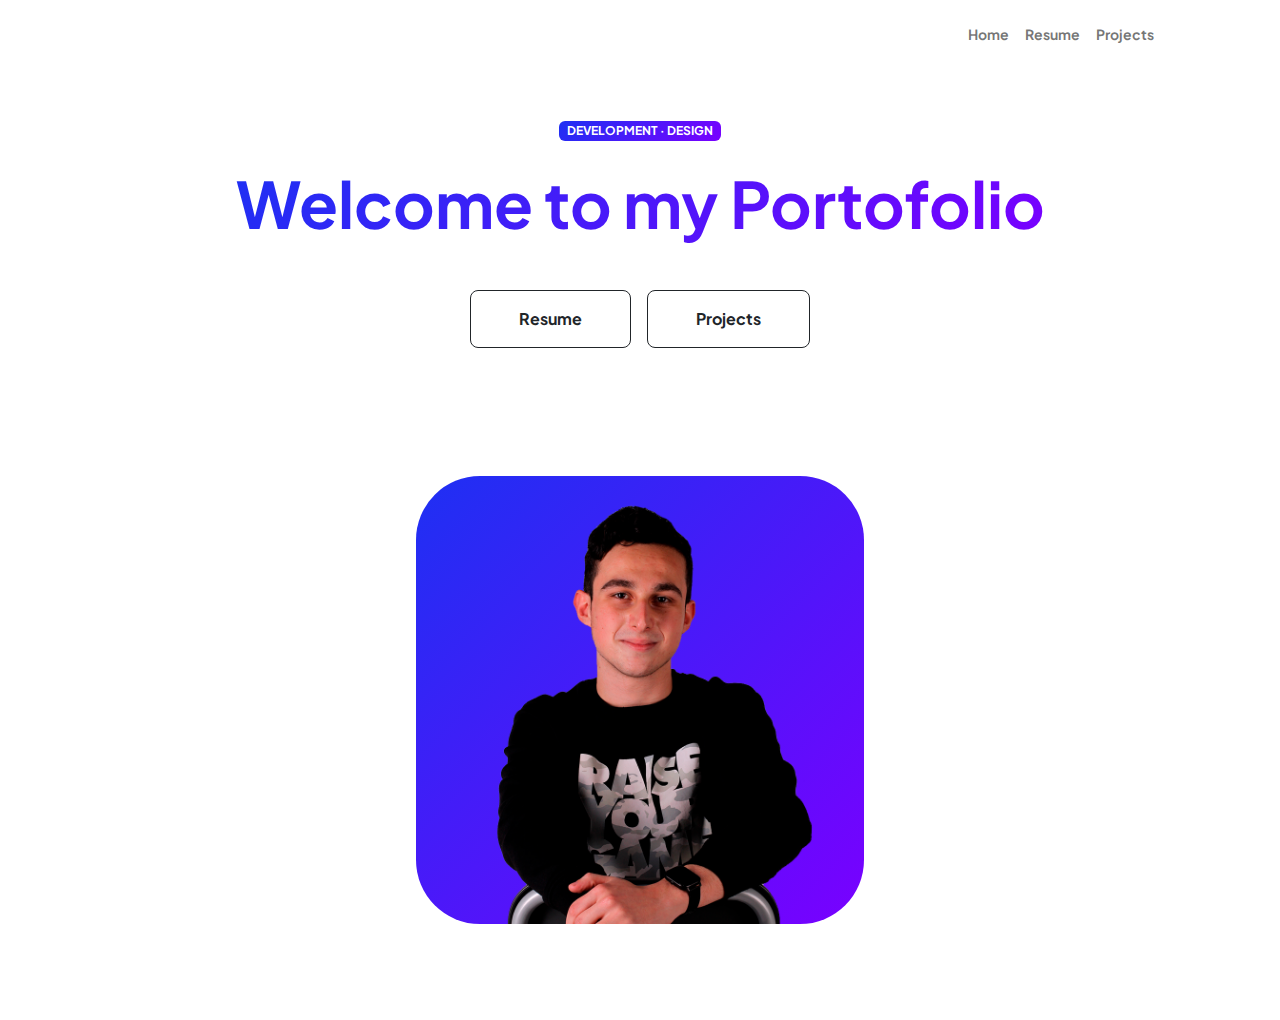
<file: index.html>
<!DOCTYPE html>
<html lang="en">
    <head>
        <meta charset="utf-8" />
        <meta name="viewport" content="width=device-width, initial-scale=1, shrink-to-fit=no" />
        <meta name="description" content="" />
        <meta name="author" content="" />
        <title>Portofolio Rodrigo Carvalho</title>
        <!-- Favicon-->
        <link rel="icon" type="image/x-icon" href="assets/favicon.ico" />
        <!-- Custom Google font-->
        <link rel="preconnect" href="https://fonts.googleapis.com" />
        <link rel="preconnect" href="https://fonts.gstatic.com" crossorigin />
        <link href="https://fonts.googleapis.com/css2?family=Plus+Jakarta+Sans:wght@100;200;300;400;500;600;700;800;900&amp;display=swap" rel="stylesheet" />
        <!-- Bootstrap icons-->
        <link href="https://cdn.jsdelivr.net/npm/bootstrap-icons@1.8.1/font/bootstrap-icons.css" rel="stylesheet" />
        <!-- Core theme CSS (includes Bootstrap)-->
        <link href="css/styles.css" rel="stylesheet" />
    </head>
    <body class="d-flex flex-column h-100">
        <main class="flex-shrink-0">
            <!-- Navigation-->
            <nav class="navbar navbar-expand-lg navbar-light bg-white py-3">
                <div class="container px-5">
                    <a class="navbar-brand" href="index.html"><span class="fw-bolder text-primary"></span></a>
                    <button class="navbar-toggler" type="button" data-bs-toggle="collapse" data-bs-target="#navbarSupportedContent" aria-controls="navbarSupportedContent" aria-expanded="false" aria-label="Toggle navigation"><span class="navbar-toggler-icon"></span></button>
                    <div class="collapse navbar-collapse" id="navbarSupportedContent">
                        <ul class="navbar-nav ms-auto mb-2 mb-lg-0 small fw-bolder">
                            <li class="nav-item"><a class="nav-link" href="index.html">Home</a></li>
                            <li class="nav-item"><a class="nav-link" href="resume.html">Resume</a></li>
                            <li class="nav-item"><a class="nav-link" href="projects.html">Projects</a></li>
                        </ul>
                    </div>
                </div>
            </nav>
            <!-- Header-->
            <header class="py-5">
                <div class="container px-5 pb-5">
                    <div class="row gx-5 align-items-center">
                        <div class="col-xxl-5">
                            <!-- Header text content-->
                            <div class="text-center text-xxl-start">
                                <div class="badge bg-gradient-primary-to-secondary text-white mb-4"><div class="text-uppercase">Development &middot; Design</div></div>
                                <div class="fs-3 fw-light text-muted"></div>
                                <h1 class="display-3 fw-bolder mb-5"><span class="text-gradient d-inline">Welcome to my Portofolio</span></h1>
                                <div class="d-grid gap-3 d-sm-flex justify-content-sm-center justify-content-xxl-start mb-3">
                                    <a class="btn btn-outline-dark btn-lg px-5 py-3 fs-6 fw-bolder" href="resume.html">Resume</a>
                                    <a class="btn btn-outline-dark btn-lg px-5 py-3 fs-6 fw-bolder" href="projects.html">Projects</a>
                                    
                                </div>
                                
                            </div>
                        </div>
                        <div class="col-xxl-7">
                            <!-- Header profile picture-->
                            <div class="d-flex justify-content-center mt-5 mt-xxl-0">
                                <div class="profile bg-gradient-primary-to-secondary">
                                    <!-- TIP: For best results, use a photo with a transparent background like the demo example below-->
                                    <!-- Watch a tutorial on how to do this on YouTube (link)-->
                                    <img class="profile-img" src="assets/profile.png" alt="..." />
                            </div>
                        </div>
                    </div>
                </div>
            </header>
        </main>
        <!-- Bootstrap core JS-->
        <script src="https://cdn.jsdelivr.net/npm/bootstrap@5.2.3/dist/js/bootstrap.bundle.min.js"></script>
        <!-- Core theme JS-->
        <script src="js/scripts.js"></script>
    </body>
</html>
</file>
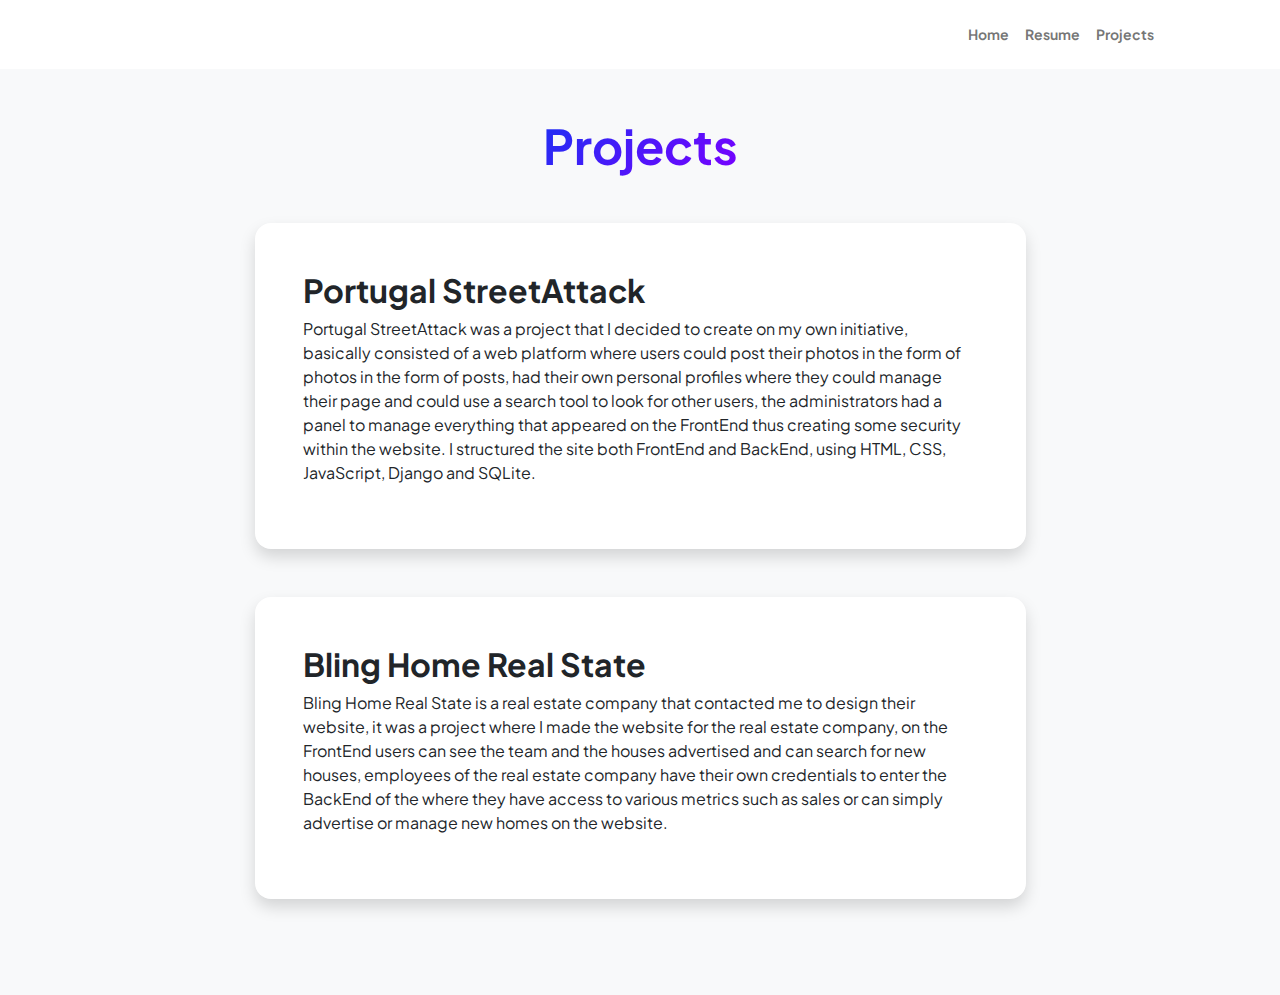
<file: projects.html>
<!DOCTYPE html>
<html lang="en">
    <head>
        <meta charset="utf-8" />
        <meta name="viewport" content="width=device-width, initial-scale=1, shrink-to-fit=no" />
        <meta name="description" content="" />
        <meta name="author" content="" />
        <title>Project Rodrigo Carvalho</title>
        <!-- Favicon-->
        <link rel="icon" type="image/x-icon" href="assets/favicon.ico" />
        <!-- Custom Google font-->
        <link rel="preconnect" href="https://fonts.googleapis.com" />
        <link rel="preconnect" href="https://fonts.gstatic.com" crossorigin />
        <link href="https://fonts.googleapis.com/css2?family=Plus+Jakarta+Sans:wght@100;200;300;400;500;600;700;800;900&amp;display=swap" rel="stylesheet" />
        <!-- Bootstrap icons-->
        <link href="https://cdn.jsdelivr.net/npm/bootstrap-icons@1.8.1/font/bootstrap-icons.css" rel="stylesheet" />
        <!-- Core theme CSS (includes Bootstrap)-->
        <link href="css/styles.css" rel="stylesheet" />
    </head>
    <body class="d-flex flex-column h-100 bg-light">
        <main class="flex-shrink-0">
            <!-- Navigation-->
            <nav class="navbar navbar-expand-lg navbar-light bg-white py-3">
                <div class="container px-5">
                    <a class="navbar-brand" href="index.html"><span class="fw-bolder text-primary"></span></a>
                    <button class="navbar-toggler" type="button" data-bs-toggle="collapse" data-bs-target="#navbarSupportedContent" aria-controls="navbarSupportedContent" aria-expanded="false" aria-label="Toggle navigation"><span class="navbar-toggler-icon"></span></button>
                    <div class="collapse navbar-collapse" id="navbarSupportedContent">
                        <ul class="navbar-nav ms-auto mb-2 mb-lg-0 small fw-bolder">
                            <li class="nav-item"><a class="nav-link" href="index.html">Home</a></li>
                            <li class="nav-item"><a class="nav-link" href="resume.html">Resume</a></li>
                            <li class="nav-item"><a class="nav-link" href="projects.html">Projects</a></li>
                        </ul>
                    </div>
                </div>
            </nav>
            <!-- Projects Section-->
            <section class="py-5">
                <div class="container px-5 mb-5">
                    <div class="text-center mb-5">
                        <h1 class="display-5 fw-bolder mb-0"><span class="text-gradient d-inline">Projects</span></h1>
                    </div>
                    <div class="row gx-5 justify-content-center">
                        <div class="col-lg-11 col-xl-9 col-xxl-8">
                            <!-- Project Card 1-->
                            <div class="card overflow-hidden shadow rounded-4 border-0 mb-5">
                                <div class="card-body p-0">
                                    <div class="d-flex align-items-center">
                                        <div class="p-5">
                                            <h2 class="fw-bolder">Portugal StreetAttack</h2>
                                            <p>Portugal StreetAttack was a project that I decided to create on my own initiative, basically consisted of a web platform where users could post their photos in the form of photos in the form of posts, had their own personal profiles where they could manage their page and could use a search tool to look for other users, the administrators had a panel to manage everything that appeared on the FrontEnd thus creating some security within the website. I structured the site both FrontEnd and BackEnd, using HTML, CSS, JavaScript, Django and SQLite.</p>
                                        </div>
                                        <!--<img class="img-fluid" src="https://dummyimage.com/300x400/343a40/6c757d" alt="..." />-->
                                    </div>
                                </div>
                            </div>
                            <!-- Project Card 2-->
                            <div class="card overflow-hidden shadow rounded-4 border-0">
                                <div class="card-body p-0">
                                    <div class="d-flex align-items-center">
                                        <div class="p-5">
                                            <h2 class="fw-bolder">Bling Home Real State</h2>
                                            <p>Bling Home Real State is a real estate company that contacted me to design their website, it was a project where I made the website for the real estate company, on the FrontEnd users can see the team and the houses advertised and can search for new houses, employees of the real estate company have their own credentials to enter the BackEnd of the where they have access to various metrics such as sales or can simply advertise or manage new homes on the website.</p>
                                        </div>
                                        <!--<img class="img-fluid" src="https://dummyimage.com/300x400/343a40/6c757d" alt="..." />-->
                                    </div>
                                </div>
                            </div>
                        </div>
                    </div>
                </div>
            </section>
        </main>
        <!-- Bootstrap core JS-->
        <script src="https://cdn.jsdelivr.net/npm/bootstrap@5.2.3/dist/js/bootstrap.bundle.min.js"></script>
        <!-- Core theme JS-->
        <script src="js/scripts.js"></script>
    </body>
</html>
</file>
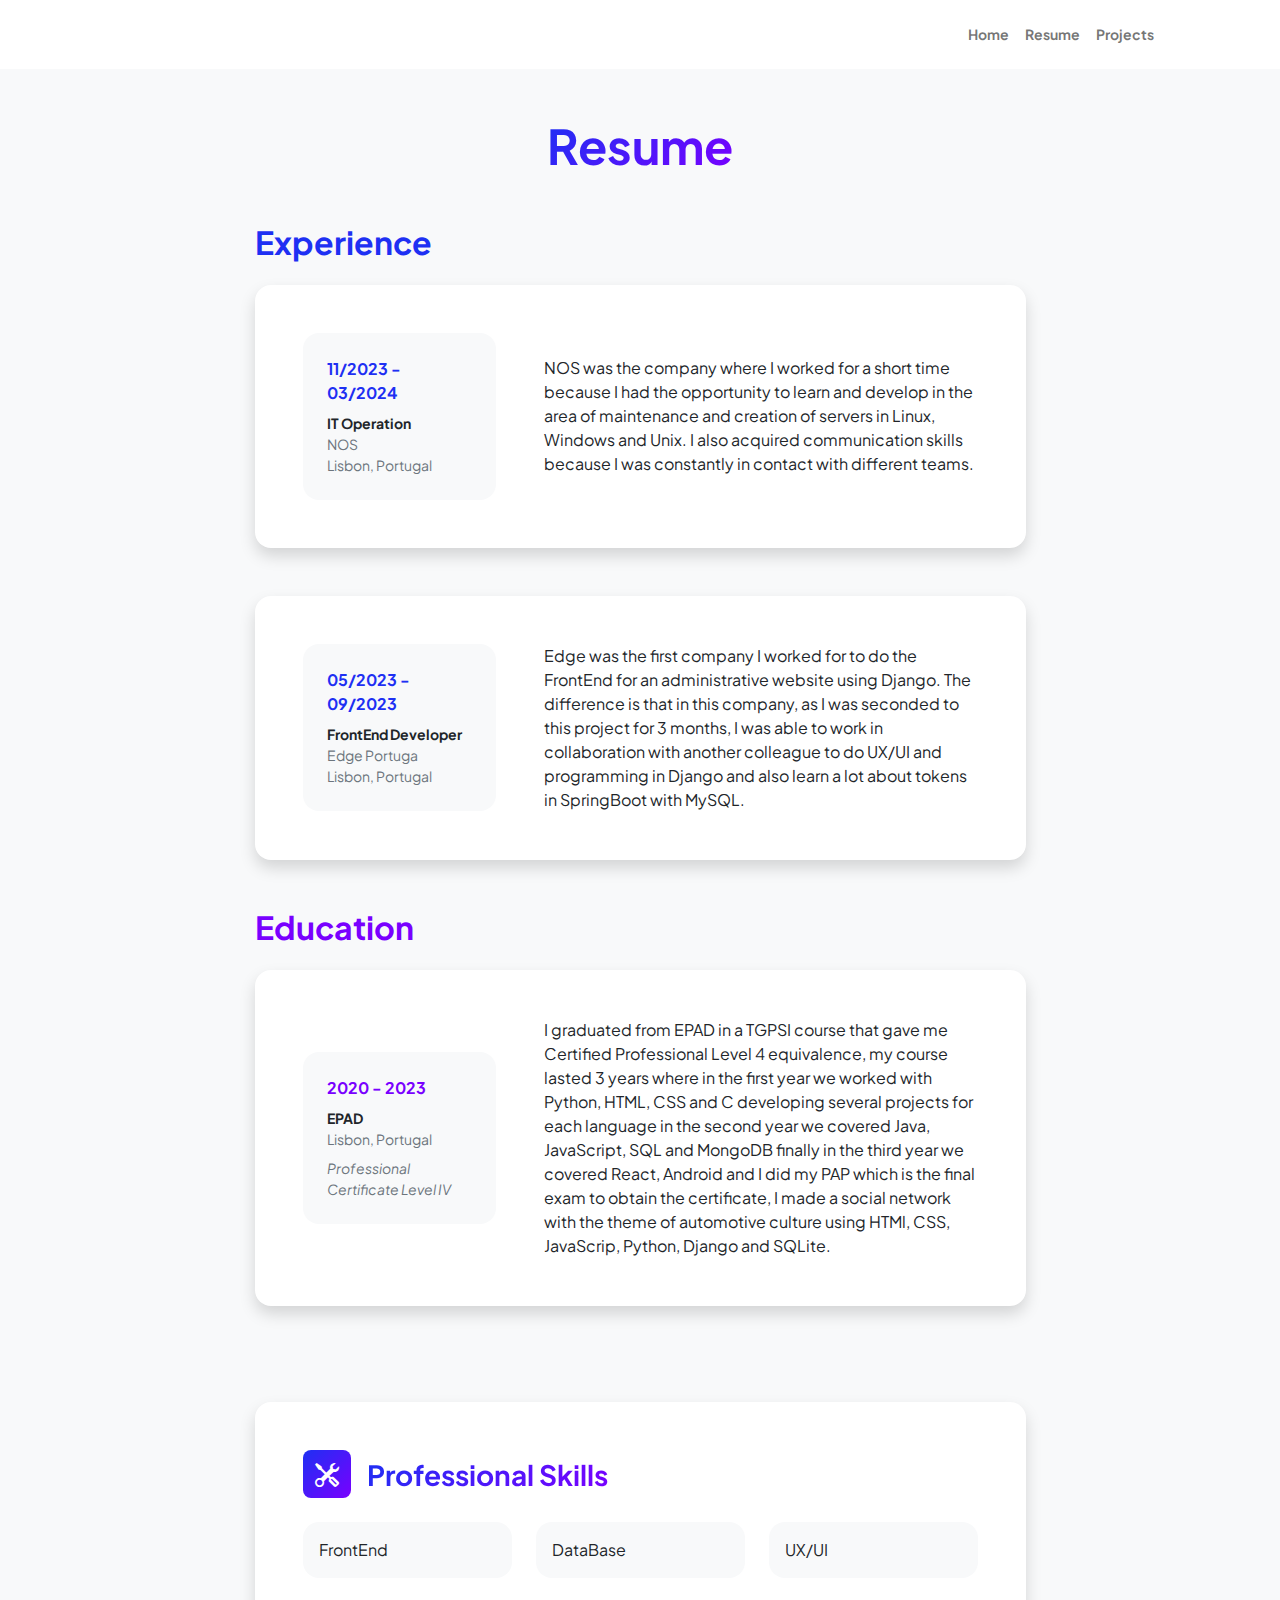
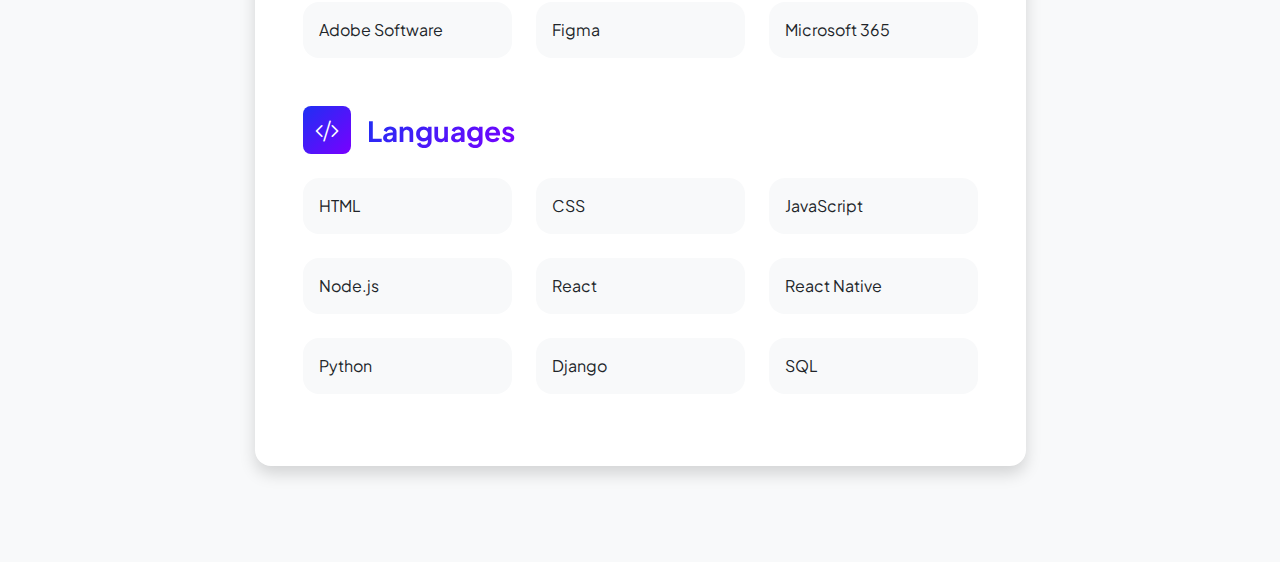
<file: resume.html>
<!DOCTYPE html>
<html lang="en">
    <head>
        <meta charset="utf-8" />
        <meta name="viewport" content="width=device-width, initial-scale=1, shrink-to-fit=no" />
        <meta name="description" content="" />
        <meta name="author" content="" />
        <title>Resume Rodrigo Carvalho</title>
        <!-- Favicon-->
        <link rel="icon" type="image/x-icon" href="assets/favicon.ico" />
        <!-- Custom Google font-->
        <link rel="preconnect" href="https://fonts.googleapis.com" />
        <link rel="preconnect" href="https://fonts.gstatic.com" crossorigin />
        <link href="https://fonts.googleapis.com/css2?family=Plus+Jakarta+Sans:wght@100;200;300;400;500;600;700;800;900&amp;display=swap" rel="stylesheet" />
        <!-- Bootstrap icons-->
        <link href="https://cdn.jsdelivr.net/npm/bootstrap-icons@1.8.1/font/bootstrap-icons.css" rel="stylesheet" />
        <!-- Core theme CSS (includes Bootstrap)-->
        <link href="css/styles.css" rel="stylesheet" />
    </head>
    <body class="d-flex flex-column h-100 bg-light">
        <main class="flex-shrink-0">
            <!-- Navigation-->
            <nav class="navbar navbar-expand-lg navbar-light bg-white py-3">
                <div class="container px-5">
                    <a class="navbar-brand" href="index.html"><span class="fw-bolder text-primary"></span></a>
                    <button class="navbar-toggler" type="button" data-bs-toggle="collapse" data-bs-target="#navbarSupportedContent" aria-controls="navbarSupportedContent" aria-expanded="false" aria-label="Toggle navigation"><span class="navbar-toggler-icon"></span></button>
                    <div class="collapse navbar-collapse" id="navbarSupportedContent">
                        <ul class="navbar-nav ms-auto mb-2 mb-lg-0 small fw-bolder">
                            <li class="nav-item"><a class="nav-link" href="index.html">Home</a></li>
                            <li class="nav-item"><a class="nav-link" href="resume.html">Resume</a></li>
                            <li class="nav-item"><a class="nav-link" href="projects.html">Projects</a></li>
                        </ul>
                    </div>
                </div>
            </nav>
            <!-- Page Content-->
            <div class="container px-5 my-5">
                <div class="text-center mb-5">
                    <h1 class="display-5 fw-bolder mb-0"><span class="text-gradient d-inline">Resume</span></h1>
                </div>
                <div class="row gx-5 justify-content-center">
                    <div class="col-lg-11 col-xl-9 col-xxl-8">
                        <!-- Experience Section-->
                        <section>
                            <div class="d-flex align-items-center justify-content-between mb-4">
                                <h2 class="text-primary fw-bolder mb-0">Experience</h2>
                                <!-- Download resume button-->
                                <!-- Note: Set the link href target to a PDF file within your project-->
                                <!--<a class="btn btn-primary px-4 py-3" href="#!">
                                    <div class="d-inline-block bi bi-download me-2"></div>
                                    Download Resume
                                </a>-->
                            </div><!-- Experience Card 1-->
                            <div class="card shadow border-0 rounded-4 mb-5">
                                <div class="card-body p-5">
                                    <div class="row align-items-center gx-5">
                                        <div class="col text-center text-lg-start mb-4 mb-lg-0">
                                            <div class="bg-light p-4 rounded-4">
                                                <div class="text-primary fw-bolder mb-2">11/2023 - 03/2024</div>
                                                <div class="small fw-bolder">IT Operation</div>
                                                <div class="small text-muted">NOS</div>
                                                <div class="small text-muted">Lisbon, Portugal</div>
                                            </div>
                                        </div>
                                        <div class="col-lg-8"><div>NOS was the company where I worked for a short time because I had the opportunity to learn and develop in the area of maintenance and creation of servers in Linux, Windows and Unix. I also acquired communication skills because I was constantly in contact with different teams.</div></div>
                                    </div>
                                </div>
                            </div>
                            <!-- Experience Card 2-->
                            <div class="card shadow border-0 rounded-4 mb-5">
                                <div class="card-body p-5">
                                    <div class="row align-items-center gx-5">
                                        <div class="col text-center text-lg-start mb-4 mb-lg-0">
                                            <div class="bg-light p-4 rounded-4">
                                                <div class="text-primary fw-bolder mb-2">05/2023 - 09/2023</div>
                                                <div class="small fw-bolder">FrontEnd Developer</div>
                                                <div class="small text-muted">Edge Portuga</div>
                                                <div class="small text-muted">Lisbon, Portugal</div>
                                            </div>
                                        </div>
                                        <div class="col-lg-8"><div>Edge was the first company I worked for to do the FrontEnd for an administrative website using Django. The difference is that in this company, as I was seconded to this project for 3 months, I was able to work in collaboration with another colleague to do UX/UI and programming in Django and also learn a lot about tokens in SpringBoot with MySQL.</div></div>
                                    </div>
                                </div>
                            </div>
                        </section>
                        <!-- Education Section-->
                        <section>
                            <h2 class="text-secondary fw-bolder mb-4">Education</h2>
                            <!-- Education Card 1-->
                            <div class="card shadow border-0 rounded-4 mb-5">
                                <div class="card-body p-5">
                                    <div class="row align-items-center gx-5">
                                        <div class="col text-center text-lg-start mb-4 mb-lg-0">
                                            <div class="bg-light p-4 rounded-4">
                                                <div class="text-secondary fw-bolder mb-2">2020 - 2023</div>
                                                <div class="mb-2">
                                                    <div class="small fw-bolder">EPAD</div>
                                                    <div class="small text-muted">Lisbon, Portugal</div>
                                                </div>
                                                <div class="fst-italic">
                                                    <div class="small text-muted">Professional Certificate Level IV</div>
                                                </div>
                                            </div>
                                        </div>
                                        <div class="col-lg-8"><div>I graduated from EPAD in a TGPSI course that gave me Certified Professional Level 4 equivalence, my course lasted 3 years where in the first year we worked with Python, HTML, CSS and C developing several projects for each language in the second year we covered Java, JavaScript, SQL and MongoDB finally in the third year we covered React, Android and I did my PAP which is the final exam to obtain the certificate, I made a social network with the theme of automotive culture using HTMl, CSS, JavaScrip, Python, Django and SQLite.</div></div>
                                    </div>
                                </div>
                            </div>
                        </section>
                        <!-- Divider-->
                        <div class="pb-5"></div>
                        <!-- Skills Section-->
                        <section>
                            <!-- Skillset Card-->
                            <div class="card shadow border-0 rounded-4 mb-5">
                                <div class="card-body p-5">
                                    <!-- Professional skills list-->
                                    <div class="mb-5">
                                        <div class="d-flex align-items-center mb-4">
                                            <div class="feature bg-primary bg-gradient-primary-to-secondary text-white rounded-3 me-3"><i class="bi bi-tools"></i></div>
                                            <h3 class="fw-bolder mb-0"><span class="text-gradient d-inline">Professional Skills</span></h3>
                                        </div>
                                        <div class="row row-cols-1 row-cols-md-3 mb-4">
                                            <div class="col mb-4 mb-md-0"><div class="d-flex align-items-center bg-light rounded-4 p-3 h-100">FrontEnd</div></div>
                                            <div class="col mb-4 mb-md-0"><div class="d-flex align-items-center bg-light rounded-4 p-3 h-100">DataBase</div></div>
                                            <div class="col"><div class="d-flex align-items-center bg-light rounded-4 p-3 h-100">UX/UI</div></div>
                                        </div>
                                        <div class="row row-cols-1 row-cols-md-3">
                                            <div class="col mb-4 mb-md-0"><div class="d-flex align-items-center bg-light rounded-4 p-3 h-100">Adobe Software</div></div>
                                            <div class="col mb-4 mb-md-0"><div class="d-flex align-items-center bg-light rounded-4 p-3 h-100">Figma</div></div>
                                            <div class="col"><div class="d-flex align-items-center bg-light rounded-4 p-3 h-100">Microsoft 365</div></div>
                                        </div>
                                    </div>
                                    <!-- Languages list-->
                                    <div class="mb-0">
                                        <div class="d-flex align-items-center mb-4">
                                            <div class="feature bg-primary bg-gradient-primary-to-secondary text-white rounded-3 me-3"><i class="bi bi-code-slash"></i></div>
                                            <h3 class="fw-bolder mb-0"><span class="text-gradient d-inline">Languages</span></h3>
                                        </div>
                                        <div class="row row-cols-1 row-cols-md-3 mb-4">
                                            <div class="col mb-4 mb-md-0"><div class="d-flex align-items-center bg-light rounded-4 p-3 h-100">HTML</div></div>
                                            <div class="col mb-4 mb-md-0"><div class="d-flex align-items-center bg-light rounded-4 p-3 h-100">CSS</div></div>
                                            <div class="col"><div class="d-flex align-items-center bg-light rounded-4 p-3 h-100">JavaScript</div></div>
                                        </div>
                                        <div class="row row-cols-1 row-cols-md-3 mb-4">
                                            <div class="col mb-4 mb-md-0"><div class="d-flex align-items-center bg-light rounded-4 p-3 h-100">Node.js</div></div>
                                            <div class="col mb-4 mb-md-0"><div class="d-flex align-items-center bg-light rounded-4 p-3 h-100">React</div></div>
                                            <div class="col"><div class="d-flex align-items-center bg-light rounded-4 p-3 h-100">React Native</div></div>
                                        </div>
                                        <div class="row row-cols-1 row-cols-md-3 mb-4">
                                            <div class="col mb-4 mb-md-0"><div class="d-flex align-items-center bg-light rounded-4 p-3 h-100">Python</div></div>
                                            <div class="col mb-4 mb-md-0"><div class="d-flex align-items-center bg-light rounded-4 p-3 h-100">Django</div></div>
                                            <div class="col"><div class="d-flex align-items-center bg-light rounded-4 p-3 h-100">SQL</div></div>
                                        </div>
                                    </div>
                                </div>
                            </div>
                        </section>
                    </div>
                </div>
            </div>
        </main>
        <!-- Bootstrap core JS-->
        <script src="https://cdn.jsdelivr.net/npm/bootstrap@5.2.3/dist/js/bootstrap.bundle.min.js"></script>
        <!-- Core theme JS-->
        <script src="js/scripts.js"></script>
    </body>
</html>
</file>
